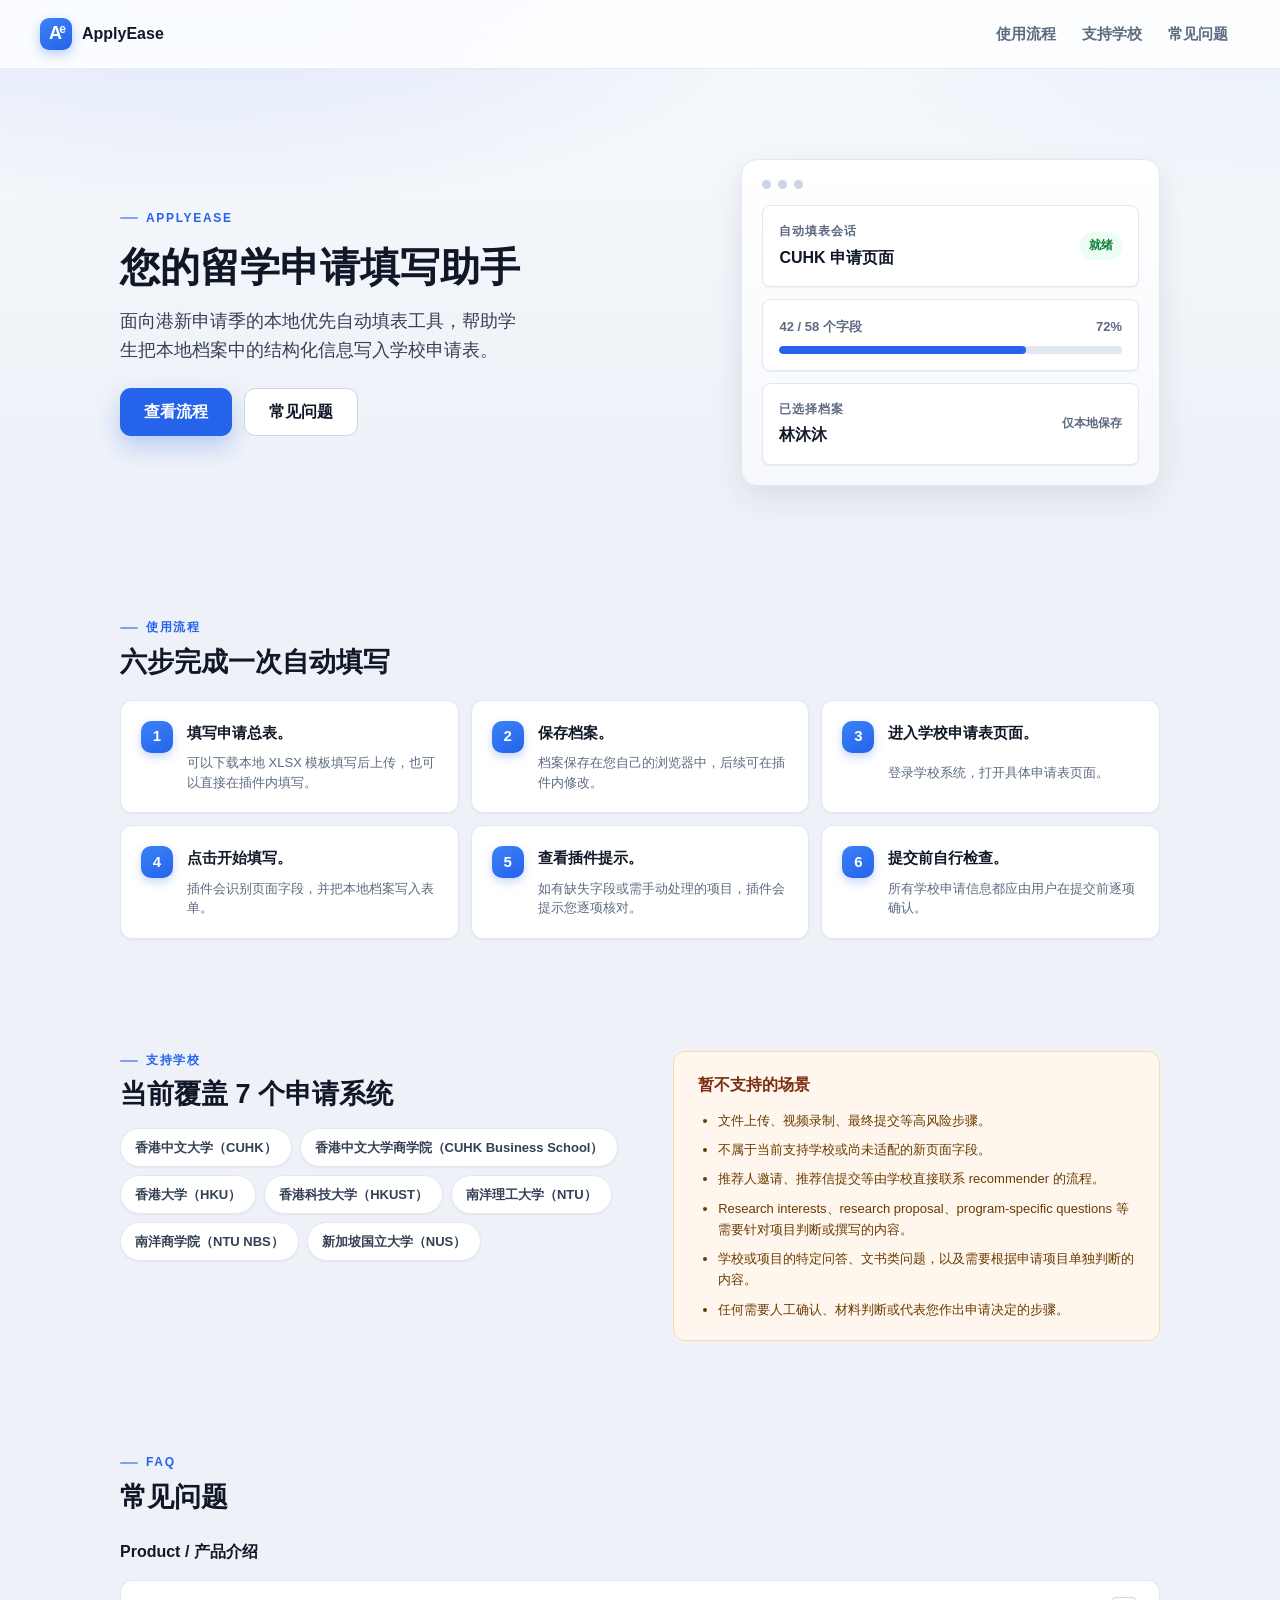
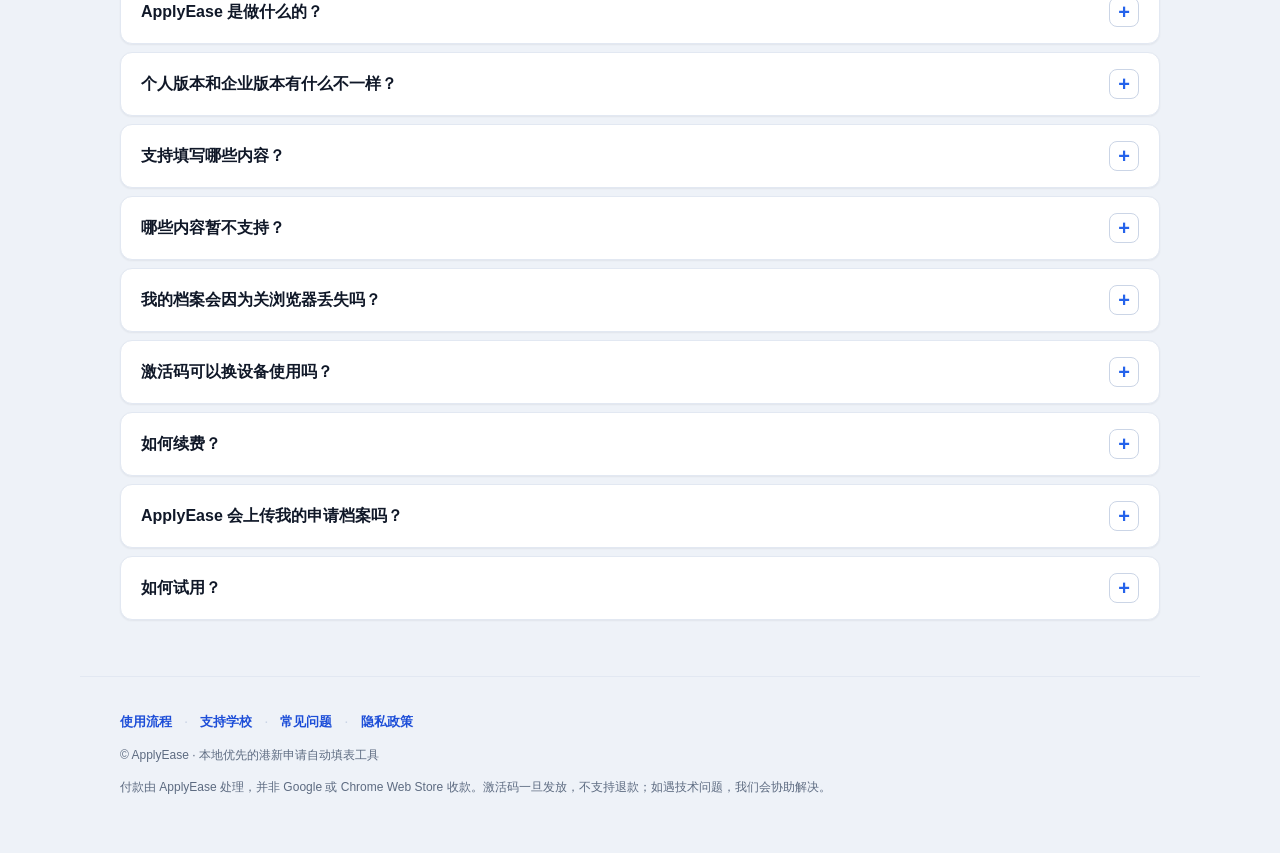
<file: index.html>
<!doctype html>
<html lang="zh-CN">
  <head>
    <meta charset="utf-8" />
    <meta name="viewport" content="width=device-width, initial-scale=1" />
    <title>ApplyEase 留学申请填写助手</title>
    <link rel="icon" href="data:image/svg+xml,%3Csvg xmlns='http://www.w3.org/2000/svg' viewBox='0 0 32 32'%3E%3Crect width='32' height='32' rx='7' fill='%232563eb'/%3E%3Cpath d='M9 22 15 8h3l6 14h-3l-1.2-3H13.2L12 22H9Zm5.2-5.7h4.6L16.5 11l-2.3 5.3Z' fill='white'/%3E%3C/svg%3E" />
    <link rel="stylesheet" href="checkout.css" />
  </head>
  <body>
    <header class="topbar">
      <a class="brand" href="#top" aria-label="ApplyEase home">
        <span class="brand-mark" aria-hidden="true">
          <span class="brand-a">A</span>
          <span class="brand-e">e</span>
        </span>
        <span class="brand-name">ApplyEase</span>
      </a>
      <nav aria-label="Website sections">
        <a href="#workflow">使用流程</a>
        <a href="#schools">支持学校</a>
        <a href="#faq">常见问题</a>
      </nav>
    </header>

    <main id="top">
      <section class="hero-band">
        <div class="hero-copy">
          <p class="eyebrow">ApplyEase</p>
          <h1>您的留学申请填写助手</h1>
          <p class="hero-subtitle">面向港新申请季的本地优先自动填表工具，帮助学生把本地档案中的结构化信息写入学校申请表。</p>
          <div class="hero-actions" aria-label="Website actions">
            <a class="primary-link" href="#workflow">查看流程</a>
            <a class="secondary-link" href="#faq">常见问题</a>
          </div>
        </div>
        <div class="product-preview" aria-label="ApplyEase product preview">
          <div class="preview-window-bar">
            <span></span>
            <span></span>
            <span></span>
          </div>
          <div class="preview-card">
            <div>
              <p class="preview-kicker">自动填表会话</p>
              <strong>CUHK 申请页面</strong>
            </div>
            <span class="preview-pill">就绪</span>
          </div>
          <div class="preview-progress">
            <div class="preview-progress-meta">
              <span>42 / 58 个字段</span>
              <span>72%</span>
            </div>
            <div class="preview-track"><span></span></div>
          </div>
          <div class="preview-card">
            <div>
              <p class="preview-kicker">已选择档案</p>
              <strong>林沐沐</strong>
            </div>
            <span class="preview-muted">仅本地保存</span>
          </div>
        </div>
      </section>

      <section class="workflow-band" aria-label="使用流程">
        <div id="workflow" class="section-heading">
          <p class="eyebrow">使用流程</p>
          <h2>六步完成一次自动填写</h2>
        </div>
        <ol class="workflow-list">
          <li><strong>填写申请总表。</strong><span>可以下载本地 XLSX 模板填写后上传，也可以直接在插件内填写。</span></li>
          <li><strong>保存档案。</strong><span>档案保存在您自己的浏览器中，后续可在插件内修改。</span></li>
          <li><strong>进入学校申请表页面。</strong><span>登录学校系统，打开具体申请表页面。</span></li>
          <li><strong>点击开始填写。</strong><span>插件会识别页面字段，并把本地档案写入表单。</span></li>
          <li><strong>查看插件提示。</strong><span>如有缺失字段或需手动处理的项目，插件会提示您逐项核对。</span></li>
          <li><strong>提交前自行检查。</strong><span>所有学校申请信息都应由用户在提交前逐项确认。</span></li>
        </ol>
      </section>

      <section class="scope-band" aria-label="支持学校">
        <div>
          <div id="schools" class="section-heading">
            <p class="eyebrow">支持学校</p>
            <h2>当前覆盖 7 个申请系统</h2>
          </div>
          <div class="school-grid" aria-label="Supported schools">
            <span>香港中文大学（CUHK）</span>
            <span>香港中文大学商学院（CUHK Business School）</span>
            <span>香港大学（HKU）</span>
            <span>香港科技大学（HKUST）</span>
            <span>南洋理工大学（NTU）</span>
            <span>南洋商学院（NTU NBS）</span>
            <span>新加坡国立大学（NUS）</span>
          </div>
        </div>
        <div class="unsupported-panel">
          <h3>暂不支持的场景</h3>
          <ul>
            <li>文件上传、视频录制、最终提交等高风险步骤。</li>
            <li>不属于当前支持学校或尚未适配的新页面字段。</li>
            <li>推荐人邀请、推荐信提交等由学校直接联系 recommender 的流程。</li>
            <li>Research interests、research proposal、program-specific questions 等需要针对项目判断或撰写的内容。</li>
            <li>学校或项目的特定问答、文书类问题，以及需要根据申请项目单独判断的内容。</li>
            <li>任何需要人工确认、材料判断或代表您作出申请决定的步骤。</li>
          </ul>
        </div>
      </section>

      <section class="faq-band" aria-label="常见问题">
        <div id="faq" class="section-heading">
          <p class="eyebrow">FAQ</p>
          <h2>常见问题</h2>
        </div>
        <div class="faq-sections">
          <section class="faq-group" aria-labelledby="faq-product-title">
            <h3 id="faq-product-title">Product / 产品介绍</h3>
            <div class="accordion-list">
              <details class="accordion-item">
                <summary>ApplyEase 是做什么的？</summary>
                <p>ApplyEase 是一个 Chrome 扩展，用来把用户本地保存的学生档案信息辅助写入学校申请表。它更适合处理个人信息、联系方式、教育经历、考试成绩、工作经历、奖项、活动和发表经历等结构化字段。</p>
              </details>
              <details class="accordion-item">
                <summary>个人版本和企业版本有什么不一样？</summary>
                <p>个人版本用于管理 1 个学生档案；企业版本支持管理 1-30 个学生档案，并可在不同学生档案之间切换。</p>
              </details>
              <details class="accordion-item">
                <summary>支持填写哪些内容？</summary>
                <p>ApplyEase 支持填写个人信息、联系方式、教育经历、考试成绩、工作/实习经历、奖项、活动、发表/研究经历等结构化字段。</p>
              </details>
              <details class="accordion-item">
                <summary>哪些内容暂不支持？</summary>
                <p>暂不支持文件上传、视频录制、最终提交页、未适配学校页面，以及需要人工判断、创作或改写申请内容的场景。学校表单有时会有改动，提交申请前请您务必细心核对所有字段。</p>
              </details>
              <details class="accordion-item">
                <summary>我的档案会因为关浏览器丢失吗？</summary>
                <p>不会。您的申请档案只保存在您自己的浏览器里，不上传云端，不发送给 AI，完全隐私。</p>
                <p><strong>✓ 不会丢失：</strong>关闭浏览器、重启电脑、关闭插件面板、扩展更新版本 —— 数据全部保留。再次打开扩展，档案自动恢复。</p>
                <p><strong>⚠️ 以下情况会丢失，请提前导出备份：</strong></p>
                <ul>
                  <li>在「我的档案」表单里填了内容但<strong>没点保存</strong>就关闭窗口 —— 未保存的内容会丢</li>
                  <li>在 Chrome 设置里<strong>清除浏览数据</strong>，并选择清除网站或扩展相关数据</li>
                  <li><strong>卸载 ApplyEase 扩展</strong>或删除当前 Chrome 用户资料</li>
                  <li>在 Chrome <strong>无痕（隐私）模式</strong>下使用扩展 —— 关闭无痕窗口即清除</li>
                  <li><strong>换设备 / 重装系统</strong> —— 扩展数据只存本地，不跨设备同步。请提前下载档案备份或 PDF 留底</li>
                </ul>
                <p><strong>建议：</strong>每次重大修改后下载一份档案备份，存到云盘或邮箱里。换设备时上传备份即可恢复。</p>
              </details>
              <details class="accordion-item">
                <summary>激活码可以换设备使用吗？</summary>
                <p>暂不支持。激活码会绑定到首次激活时的浏览器资料/设备。</p>
              </details>
              <details class="accordion-item">
                <summary>如何续费？</summary>
                <p>请联系客服获取新的激活码。续费后，在扩展的激活页面输入新的激活码即可继续使用。</p>
              </details>
              <details class="accordion-item">
                <summary>ApplyEase 会上传我的申请档案吗？</summary>
                <p>不会。申请档案只存在您的本地浏览器中，不会上传云端，不会发给 AI，不会发给服务端。</p>
              </details>
              <details class="accordion-item">
                <summary>如何试用？</summary>
                <p>请联系客服。</p>
              </details>
            </div>
          </section>
        </div>
      </section>

      <footer class="site-footer">
        <p class="footer-links">
          <a href="#workflow">使用流程</a>
          <span aria-hidden="true">·</span>
          <a href="#schools">支持学校</a>
          <span aria-hidden="true">·</span>
          <a href="#faq">常见问题</a>
          <span aria-hidden="true">·</span>
          <a href="privacy.html">隐私政策</a>
        </p>
        <p class="footer-copy">© ApplyEase · 本地优先的港新申请自动填表工具</p>
        <p class="footer-note">付款由 ApplyEase 处理，并非 Google 或 Chrome Web Store 收款。激活码一旦发放，不支持退款；如遇技术问题，我们会协助解决。</p>
      </footer>
    </main>
  </body>
</html>
</file>
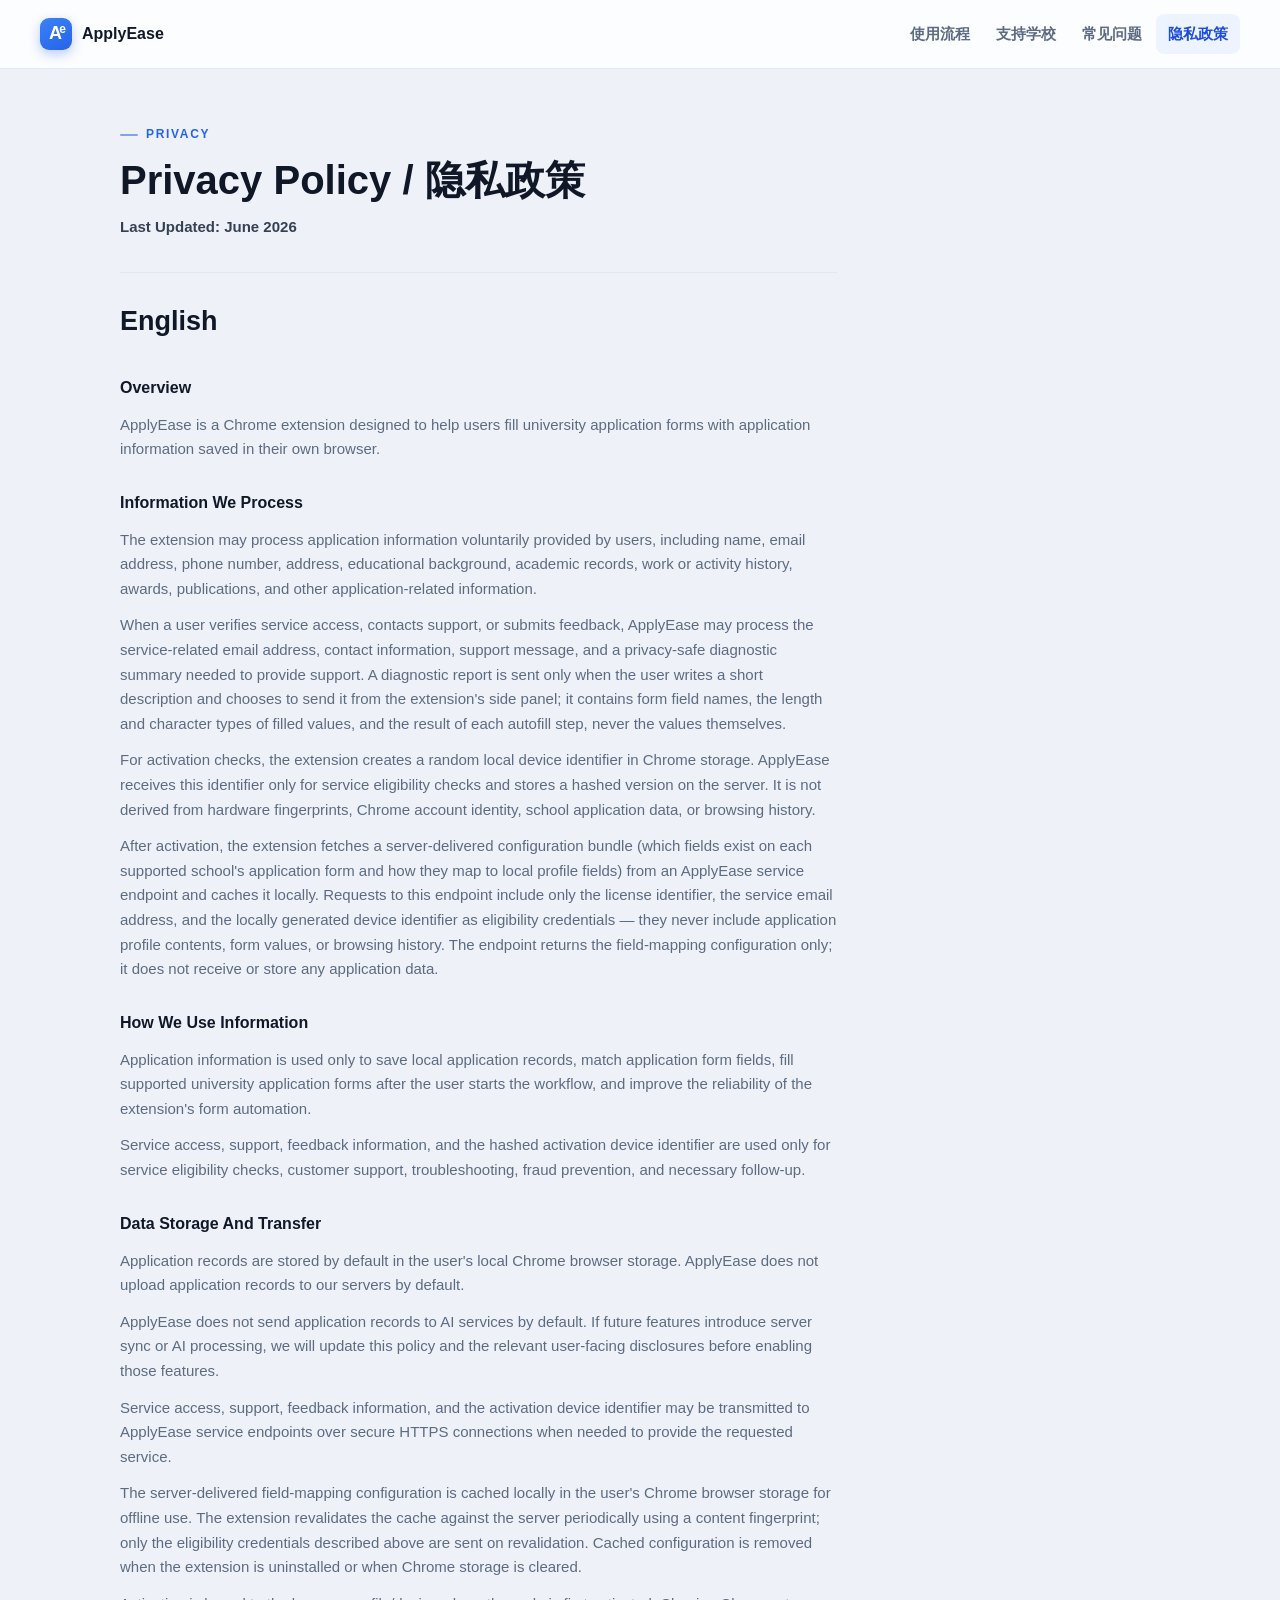
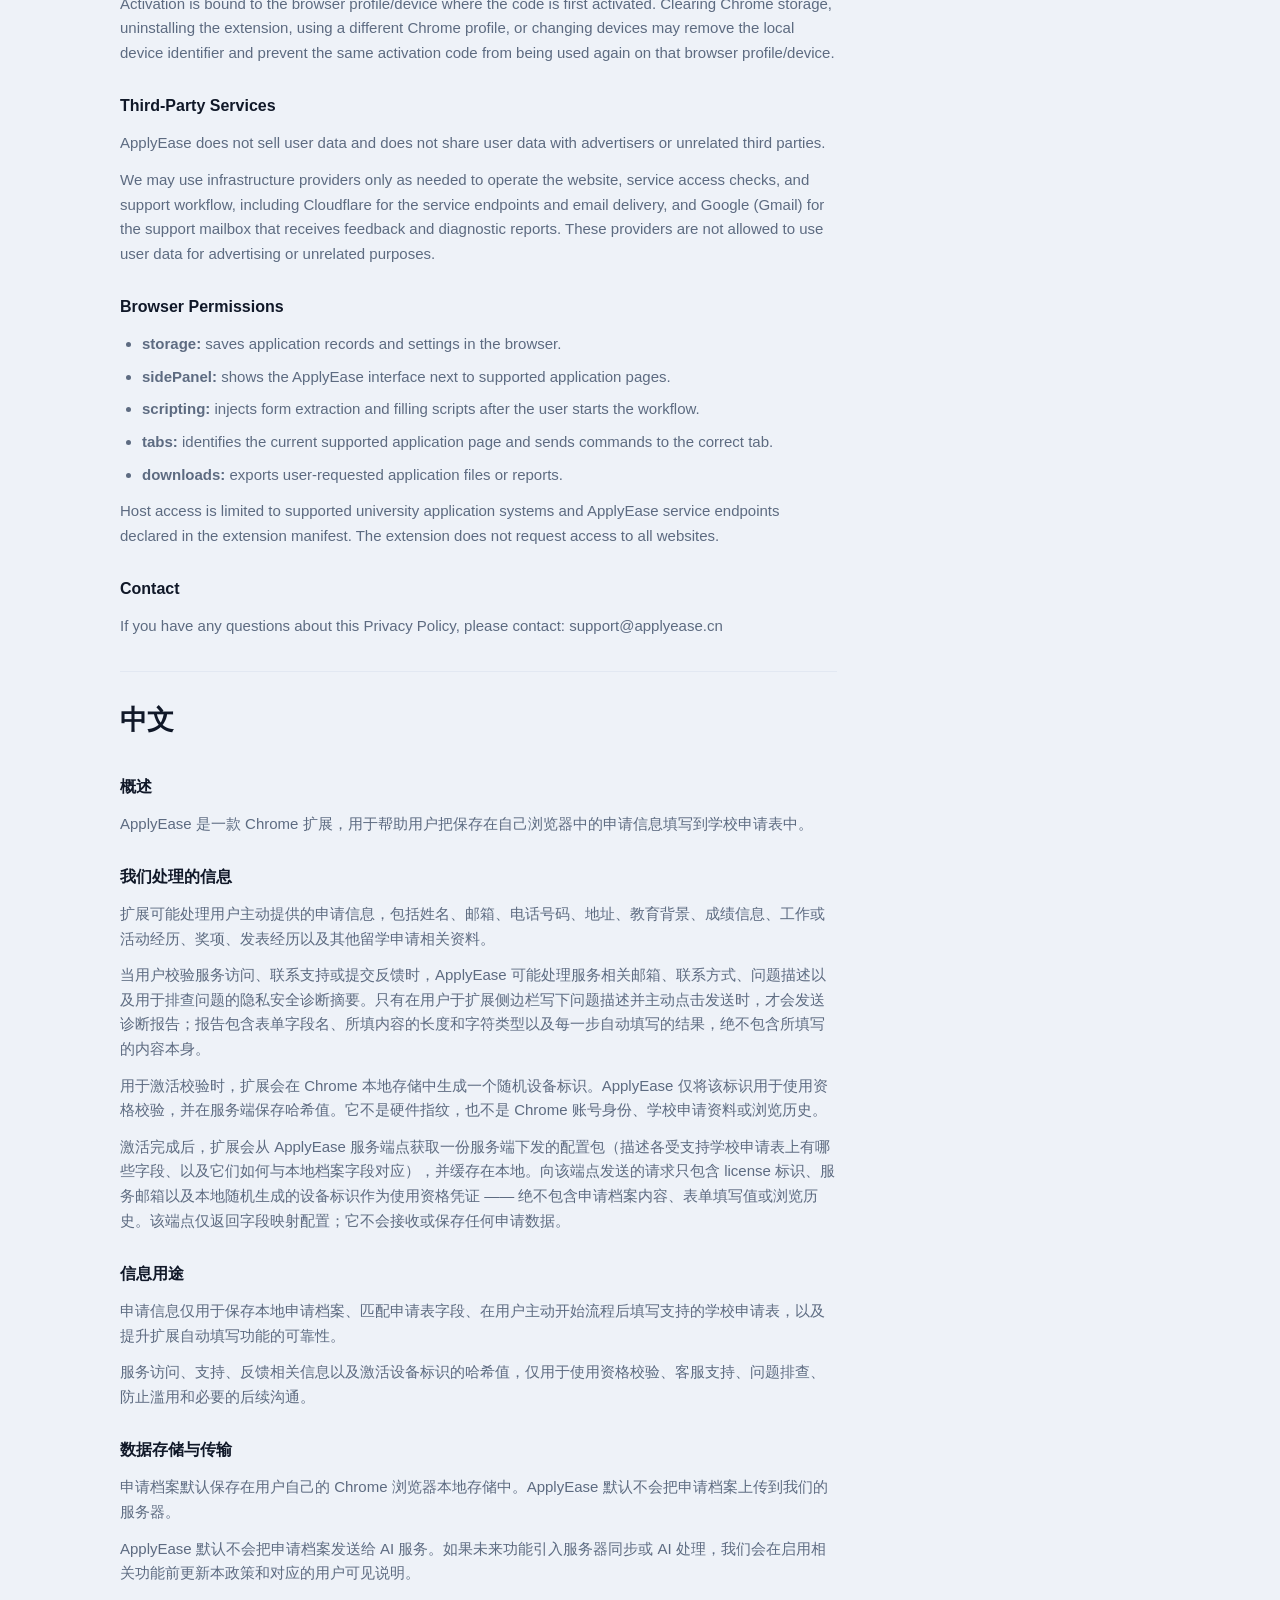
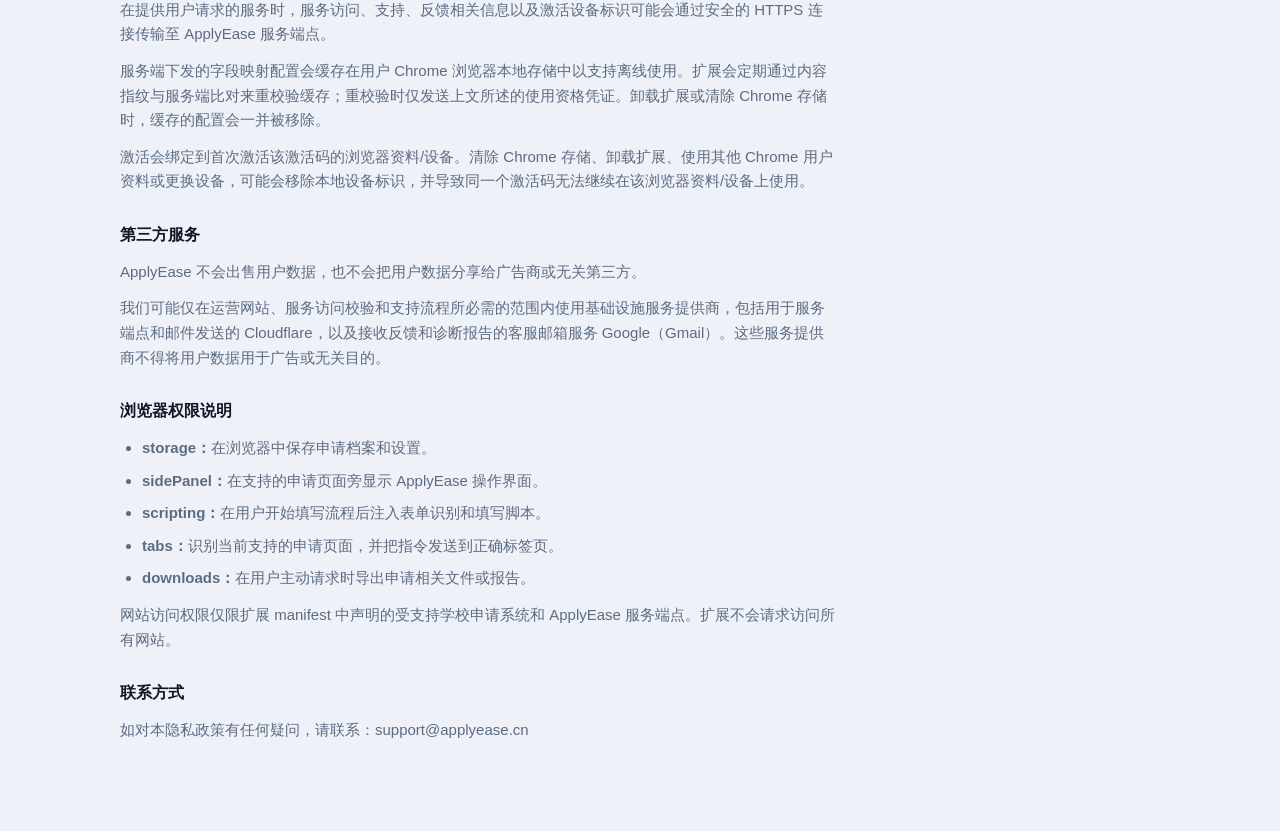
<file: privacy.html>
<!doctype html>
<html lang="zh-CN">
  <head>
    <meta charset="utf-8" />
    <meta name="viewport" content="width=device-width, initial-scale=1" />
    <title>ApplyEase Privacy Policy / 隐私政策</title>
    <link rel="icon" href="data:image/svg+xml,%3Csvg xmlns='http://www.w3.org/2000/svg' viewBox='0 0 32 32'%3E%3Crect width='32' height='32' rx='7' fill='%232563eb'/%3E%3Cpath d='M9 22 15 8h3l6 14h-3l-1.2-3H13.2L12 22H9Zm5.2-5.7h4.6L16.5 11l-2.3 5.3Z' fill='white'/%3E%3C/svg%3E" />
    <link rel="stylesheet" href="checkout.css" />
  </head>
  <body>
    <header class="topbar">
      <a class="brand" href="/" aria-label="ApplyEase home">
        <span class="brand-mark" aria-hidden="true">
          <span class="brand-a">A</span>
          <span class="brand-e">e</span>
        </span>
        <span class="brand-name">ApplyEase</span>
      </a>
      <nav aria-label="Website sections">
        <a href="/#workflow">使用流程</a>
        <a href="/#schools">支持学校</a>
        <a href="/#faq">常见问题</a>
        <a href="privacy.html" aria-current="page">隐私政策</a>
      </nav>
    </header>

    <main id="top" class="policy-page">
      <section class="policy-hero">
        <p class="eyebrow">Privacy</p>
        <h1>Privacy Policy / 隐私政策</h1>
        <p class="policy-updated">Last Updated: June 2026</p>
      </section>

      <section class="policy-section" lang="en" aria-labelledby="privacy-en-title">
        <h2 id="privacy-en-title">English</h2>

        <h3>Overview</h3>
        <p>ApplyEase is a Chrome extension designed to help users fill university application forms with application information saved in their own browser.</p>

        <h3>Information We Process</h3>
        <p>The extension may process application information voluntarily provided by users, including name, email address, phone number, address, educational background, academic records, work or activity history, awards, publications, and other application-related information.</p>
        <p>When a user verifies service access, contacts support, or submits feedback, ApplyEase may process the service-related email address, contact information, support message, and a privacy-safe diagnostic summary needed to provide support. A diagnostic report is sent only when the user writes a short description and chooses to send it from the extension's side panel; it contains form field names, the length and character types of filled values, and the result of each autofill step, never the values themselves.</p>
        <p>For activation checks, the extension creates a random local device identifier in Chrome storage. ApplyEase receives this identifier only for service eligibility checks and stores a hashed version on the server. It is not derived from hardware fingerprints, Chrome account identity, school application data, or browsing history.</p>
        <p>After activation, the extension fetches a server-delivered configuration bundle (which fields exist on each supported school's application form and how they map to local profile fields) from an ApplyEase service endpoint and caches it locally. Requests to this endpoint include only the license identifier, the service email address, and the locally generated device identifier as eligibility credentials — they never include application profile contents, form values, or browsing history. The endpoint returns the field-mapping configuration only; it does not receive or store any application data.</p>

        <h3>How We Use Information</h3>
        <p>Application information is used only to save local application records, match application form fields, fill supported university application forms after the user starts the workflow, and improve the reliability of the extension's form automation.</p>
        <p>Service access, support, feedback information, and the hashed activation device identifier are used only for service eligibility checks, customer support, troubleshooting, fraud prevention, and necessary follow-up.</p>

        <h3>Data Storage And Transfer</h3>
        <p>Application records are stored by default in the user's local Chrome browser storage. ApplyEase does not upload application records to our servers by default.</p>
        <p>ApplyEase does not send application records to AI services by default. If future features introduce server sync or AI processing, we will update this policy and the relevant user-facing disclosures before enabling those features.</p>
        <p>Service access, support, feedback information, and the activation device identifier may be transmitted to ApplyEase service endpoints over secure HTTPS connections when needed to provide the requested service.</p>
        <p>The server-delivered field-mapping configuration is cached locally in the user's Chrome browser storage for offline use. The extension revalidates the cache against the server periodically using a content fingerprint; only the eligibility credentials described above are sent on revalidation. Cached configuration is removed when the extension is uninstalled or when Chrome storage is cleared.</p>
        <p>Activation is bound to the browser profile/device where the code is first activated. Clearing Chrome storage, uninstalling the extension, using a different Chrome profile, or changing devices may remove the local device identifier and prevent the same activation code from being used again on that browser profile/device.</p>

        <h3>Third-Party Services</h3>
        <p>ApplyEase does not sell user data and does not share user data with advertisers or unrelated third parties.</p>
        <p>We may use infrastructure providers only as needed to operate the website, service access checks, and support workflow, including Cloudflare for the service endpoints and email delivery, and Google (Gmail) for the support mailbox that receives feedback and diagnostic reports. These providers are not allowed to use user data for advertising or unrelated purposes.</p>

        <h3>Browser Permissions</h3>
        <ul>
          <li><strong>storage:</strong> saves application records and settings in the browser.</li>
          <li><strong>sidePanel:</strong> shows the ApplyEase interface next to supported application pages.</li>
          <li><strong>scripting:</strong> injects form extraction and filling scripts after the user starts the workflow.</li>
          <li><strong>tabs:</strong> identifies the current supported application page and sends commands to the correct tab.</li>
          <li><strong>downloads:</strong> exports user-requested application files or reports.</li>
        </ul>
        <p>Host access is limited to supported university application systems and ApplyEase service endpoints declared in the extension manifest. The extension does not request access to all websites.</p>

        <h3>Contact</h3>
        <p>If you have any questions about this Privacy Policy, please contact: support@applyease.cn</p>
      </section>

      <section class="policy-section" aria-labelledby="privacy-zh-title">
        <h2 id="privacy-zh-title">中文</h2>

        <h3>概述</h3>
        <p>ApplyEase 是一款 Chrome 扩展，用于帮助用户把保存在自己浏览器中的申请信息填写到学校申请表中。</p>

        <h3>我们处理的信息</h3>
        <p>扩展可能处理用户主动提供的申请信息，包括姓名、邮箱、电话号码、地址、教育背景、成绩信息、工作或活动经历、奖项、发表经历以及其他留学申请相关资料。</p>
        <p>当用户校验服务访问、联系支持或提交反馈时，ApplyEase 可能处理服务相关邮箱、联系方式、问题描述以及用于排查问题的隐私安全诊断摘要。只有在用户于扩展侧边栏写下问题描述并主动点击发送时，才会发送诊断报告；报告包含表单字段名、所填内容的长度和字符类型以及每一步自动填写的结果，绝不包含所填写的内容本身。</p>
        <p>用于激活校验时，扩展会在 Chrome 本地存储中生成一个随机设备标识。ApplyEase 仅将该标识用于使用资格校验，并在服务端保存哈希值。它不是硬件指纹，也不是 Chrome 账号身份、学校申请资料或浏览历史。</p>
        <p>激活完成后，扩展会从 ApplyEase 服务端点获取一份服务端下发的配置包（描述各受支持学校申请表上有哪些字段、以及它们如何与本地档案字段对应），并缓存在本地。向该端点发送的请求只包含 license 标识、服务邮箱以及本地随机生成的设备标识作为使用资格凭证 —— 绝不包含申请档案内容、表单填写值或浏览历史。该端点仅返回字段映射配置；它不会接收或保存任何申请数据。</p>

        <h3>信息用途</h3>
        <p>申请信息仅用于保存本地申请档案、匹配申请表字段、在用户主动开始流程后填写支持的学校申请表，以及提升扩展自动填写功能的可靠性。</p>
        <p>服务访问、支持、反馈相关信息以及激活设备标识的哈希值，仅用于使用资格校验、客服支持、问题排查、防止滥用和必要的后续沟通。</p>

        <h3>数据存储与传输</h3>
        <p>申请档案默认保存在用户自己的 Chrome 浏览器本地存储中。ApplyEase 默认不会把申请档案上传到我们的服务器。</p>
        <p>ApplyEase 默认不会把申请档案发送给 AI 服务。如果未来功能引入服务器同步或 AI 处理，我们会在启用相关功能前更新本政策和对应的用户可见说明。</p>
        <p>在提供用户请求的服务时，服务访问、支持、反馈相关信息以及激活设备标识可能会通过安全的 HTTPS 连接传输至 ApplyEase 服务端点。</p>
        <p>服务端下发的字段映射配置会缓存在用户 Chrome 浏览器本地存储中以支持离线使用。扩展会定期通过内容指纹与服务端比对来重校验缓存；重校验时仅发送上文所述的使用资格凭证。卸载扩展或清除 Chrome 存储时，缓存的配置会一并被移除。</p>
        <p>激活会绑定到首次激活该激活码的浏览器资料/设备。清除 Chrome 存储、卸载扩展、使用其他 Chrome 用户资料或更换设备，可能会移除本地设备标识，并导致同一个激活码无法继续在该浏览器资料/设备上使用。</p>

        <h3>第三方服务</h3>
        <p>ApplyEase 不会出售用户数据，也不会把用户数据分享给广告商或无关第三方。</p>
        <p>我们可能仅在运营网站、服务访问校验和支持流程所必需的范围内使用基础设施服务提供商，包括用于服务端点和邮件发送的 Cloudflare，以及接收反馈和诊断报告的客服邮箱服务 Google（Gmail）。这些服务提供商不得将用户数据用于广告或无关目的。</p>

        <h3>浏览器权限说明</h3>
        <ul>
          <li><strong>storage：</strong>在浏览器中保存申请档案和设置。</li>
          <li><strong>sidePanel：</strong>在支持的申请页面旁显示 ApplyEase 操作界面。</li>
          <li><strong>scripting：</strong>在用户开始填写流程后注入表单识别和填写脚本。</li>
          <li><strong>tabs：</strong>识别当前支持的申请页面，并把指令发送到正确标签页。</li>
          <li><strong>downloads：</strong>在用户主动请求时导出申请相关文件或报告。</li>
        </ul>
        <p>网站访问权限仅限扩展 manifest 中声明的受支持学校申请系统和 ApplyEase 服务端点。扩展不会请求访问所有网站。</p>

        <h3>联系方式</h3>
        <p>如对本隐私政策有任何疑问，请联系：support@applyease.cn</p>
      </section>
    </main>
  </body>
</html>
</file>
<file: checkout.css>
/* ==========================================================================
   ApplyEase Checkout — design system
   纯静态：仅 CSS + 系统字体栈，无框架、无外部依赖。
   ========================================================================== */
:root {
  color-scheme: light;

  /* 配色：以信任蓝为主色，中性灰打底，暖色用于边界提醒 */
  --bg: #eef2f8;
  --bg-grad-top: #f7f9fc;
  --ink: #101828;
  --ink-soft: #344054;
  --muted: #5d6b81;
  --line: #e2e8f2;
  --line-strong: #cbd5e6;
  --panel: #ffffff;
  --panel-tint: #f6f8fc;

  --primary: #2563eb;
  --primary-dark: #1d4ed8;
  --primary-soft: #eef4ff;
  --primary-ring: rgba(37, 99, 235, 0.2);

  --warn-ink: #7c2d12;
  --warn-soft: #fff7ed;
  --warn-line: #fed7aa;

  /* 字号阶梯 */
  --text-xs: 12px;
  --text-sm: 13px;
  --text-base: 15px;
  --text-md: 16px;
  --text-lg: 18px;
  --text-xl: 22px;
  --text-2xl: 26px;

  /* 间距阶梯（4px 基础） */
  --space-1: 4px;
  --space-2: 8px;
  --space-3: 12px;
  --space-4: 16px;
  --space-5: 20px;
  --space-6: 24px;
  --space-8: 32px;
  --space-10: 40px;
  --space-12: 56px;

  /* 圆角与阴影 */
  --radius-sm: 8px;
  --radius: 12px;
  --radius-lg: 16px;
  --radius-xl: 22px;
  --shadow-sm: 0 1px 2px rgba(16, 24, 40, 0.06);
  --shadow: 0 12px 32px rgba(16, 24, 40, 0.09);
  --shadow-lg: 0 28px 64px rgba(16, 24, 40, 0.16);
  --shadow-primary: 0 10px 24px rgba(37, 99, 235, 0.28);

  --maxw: 1120px;
  --header-h: 88px;
}

* {
  box-sizing: border-box;
}

html {
  scroll-behavior: smooth;
  scroll-padding-top: var(--header-h);
}

body {
  margin: 0;
  background: var(--bg);
  color: var(--ink);
  font-family: -apple-system, BlinkMacSystemFont, "Segoe UI", "PingFang SC",
    "Hiragino Sans GB", "Microsoft YaHei", "Helvetica Neue", Arial, sans-serif;
  font-size: var(--text-base);
  line-height: 1.62;
  -webkit-font-smoothing: antialiased;
  text-rendering: optimizeLegibility;
  position: relative;
}

h1,
h2,
h3,
p,
dl,
ul {
  margin: 0;
}

h1 {
  color: var(--ink);
  font-size: 40px;
  line-height: 1.16;
  letter-spacing: 0;
}

h2 {
  font-size: 27px;
  line-height: 1.25;
  letter-spacing: 0;
  color: var(--ink);
}

h3 {
  font-size: var(--text-lg);
  letter-spacing: 0;
  color: var(--ink);
}

p,
li,
dd {
  color: var(--muted);
  font-size: var(--text-base);
  line-height: 1.64;
}

a {
  color: var(--primary-dark);
}

a:focus-visible,
button:focus-visible,
summary:focus-visible {
  outline: 3px solid var(--primary-ring);
  outline-offset: 3px;
  border-radius: 6px;
}

/* --------------------------------------------------------------------------
   Top bar
   -------------------------------------------------------------------------- */
.topbar {
  position: sticky;
  top: 0;
  z-index: 30;
  display: flex;
  align-items: center;
  gap: var(--space-5);
  padding: 14px clamp(18px, 5vw, 40px);
  border-bottom: 1px solid rgba(226, 232, 242, 0.9);
  background: rgba(255, 255, 255, 0.82);
  backdrop-filter: saturate(170%) blur(16px);
  -webkit-backdrop-filter: saturate(170%) blur(16px);
}

.brand {
  display: inline-flex;
  align-items: center;
  gap: 10px;
  color: var(--ink);
  font-weight: 850;
  text-decoration: none;
}

.brand-mark {
  position: relative;
  display: block;
  width: 32px;
  height: 32px;
  border-radius: 9px;
  background: linear-gradient(150deg, #3b82f6, #2563eb);
  color: #ffffff;
  box-shadow: 0 4px 12px rgba(37, 99, 235, 0.32);
}

.brand-a {
  position: absolute;
  left: 9px;
  top: 6px;
  font-size: 18px;
  font-weight: 900;
  line-height: 1;
}

.brand-e {
  position: absolute;
  right: 6px;
  top: 5px;
  font-size: 12px;
  font-weight: 900;
  line-height: 1;
}

.brand-name {
  font-size: var(--text-md);
  font-weight: 850;
  letter-spacing: 0;
}

.topbar nav {
  display: flex;
  align-items: center;
  gap: 2px;
  margin-left: auto;
}

.topbar nav a {
  padding: 8px 12px;
  border-radius: 8px;
  color: var(--muted);
  font-size: var(--text-base);
  font-weight: 650;
  text-decoration: none;
  transition: color 0.15s ease, background 0.15s ease;
}

.topbar nav a:hover {
  color: var(--ink);
  background: var(--panel-tint);
}

.topbar nav a[aria-current="page"] {
  color: var(--primary-dark);
  background: var(--primary-soft);
}

/* --------------------------------------------------------------------------
   Layout band rhythm — 每个 section 居中、统一最大宽度
   -------------------------------------------------------------------------- */
main {
  display: block;
}

section[id],
div[id] {
  scroll-margin-top: var(--space-3);
}

.section-heading[id] {
  scroll-margin-top: var(--space-3);
}

.workflow-band,
.scope-band,
.faq-band,
.contact-band {
  max-width: var(--maxw);
  margin-inline: auto;
  padding: var(--space-12) clamp(18px, 5vw, 40px);
}

.section-heading {
  display: grid;
  gap: var(--space-2);
  margin-bottom: var(--space-6);
  max-width: 64ch;
}

.eyebrow {
  display: inline-flex;
  align-items: center;
  gap: 8px;
  color: var(--primary);
  font-size: var(--text-xs);
  font-weight: 850;
  letter-spacing: 0.14em;
  text-transform: uppercase;
}

.eyebrow::before {
  content: "";
  width: 18px;
  height: 2px;
  border-radius: 2px;
  background: currentColor;
  opacity: 0.55;
}

/* --------------------------------------------------------------------------
   Hero
   -------------------------------------------------------------------------- */
.hero-band {
  display: grid;
  grid-template-columns: minmax(0, 1.1fr) minmax(300px, 0.82fr);
  gap: clamp(28px, 5vw, 60px);
  align-items: center;
  max-width: var(--maxw);
  margin-inline: auto;
  padding: clamp(52px, 7vw, 92px) clamp(18px, 5vw, 40px) clamp(44px, 6vw, 76px);
}

.hero-band::before {
  content: "";
  position: absolute;
  inset: 0 0 auto 0;
  height: 560px;
  z-index: -1;
  background:
    radial-gradient(1100px 440px at 16% -10%, rgba(37, 99, 235, 0.14), transparent 60%),
    radial-gradient(760px 320px at 100% 0%, rgba(59, 130, 246, 0.08), transparent 65%),
    linear-gradient(180deg, var(--bg-grad-top) 0%, var(--bg) 80%);
}

.hero-copy {
  display: grid;
  align-content: center;
  gap: var(--space-4);
}

.hero-subtitle {
  color: var(--ink-soft);
  font-size: 18px;
  line-height: 1.6;
  max-width: 40ch;
}

.hero-actions {
  display: flex;
  flex-wrap: wrap;
  gap: var(--space-3);
  padding-top: var(--space-2);
}

.primary-link,
.secondary-link {
  display: inline-grid;
  place-items: center;
  min-height: 48px;
  padding: 0 24px;
  border-radius: 11px;
  font-size: var(--text-md);
  font-weight: 800;
  text-decoration: none;
  transition: background 0.15s ease, transform 0.1s ease, box-shadow 0.15s ease,
    border-color 0.15s ease, color 0.15s ease;
}

.primary-link {
  background: var(--primary);
  color: #ffffff;
  box-shadow: var(--shadow-primary);
}

.primary-link:hover {
  background: var(--primary-dark);
  box-shadow: 0 14px 30px rgba(37, 99, 235, 0.34);
}

.primary-link:active,
.secondary-link:active {
  transform: translateY(1px);
}

.secondary-link {
  border: 1px solid var(--line-strong);
  background: #ffffff;
  color: var(--ink);
}

.secondary-link:hover {
  border-color: var(--primary);
  color: var(--primary-dark);
}

.product-preview {
  display: grid;
  gap: var(--space-3);
  padding: var(--space-5);
  border: 1px solid var(--line);
  border-radius: var(--radius-lg);
  background:
    linear-gradient(180deg, rgba(255, 255, 255, 0.96), rgba(246, 248, 252, 0.96)),
    var(--panel);
  box-shadow: var(--shadow);
}

.preview-window-bar {
  display: flex;
  gap: 7px;
  margin-bottom: var(--space-1);
}

.preview-window-bar span {
  width: 9px;
  height: 9px;
  border-radius: 999px;
  background: var(--line-strong);
}

.preview-card,
.preview-progress {
  border: 1px solid var(--line);
  border-radius: var(--radius-sm);
  background: #ffffff;
  box-shadow: var(--shadow-sm);
}

.preview-card {
  display: flex;
  align-items: center;
  justify-content: space-between;
  gap: var(--space-4);
  padding: var(--space-4);
}

.preview-kicker {
  margin-bottom: 3px;
  color: var(--muted);
  font-size: var(--text-xs);
  font-weight: 750;
  letter-spacing: 0.08em;
  text-transform: uppercase;
}

.preview-card strong {
  color: var(--ink);
  font-size: var(--text-md);
  font-weight: 800;
}

.preview-pill,
.preview-muted {
  white-space: nowrap;
  font-size: var(--text-xs);
  font-weight: 800;
}

.preview-pill {
  padding: 4px 9px;
  border-radius: 999px;
  background: #ecfdf3;
  color: #16803c;
}

.preview-muted {
  color: var(--muted);
}

.preview-progress {
  display: grid;
  gap: var(--space-2);
  padding: var(--space-4);
}

.preview-progress-meta {
  display: flex;
  justify-content: space-between;
  color: var(--muted);
  font-size: var(--text-sm);
  font-weight: 700;
}

.preview-track {
  height: 8px;
  overflow: hidden;
  border-radius: 999px;
  background: var(--line);
}

.preview-track span {
  display: block;
  width: 72%;
  height: 100%;
  border-radius: inherit;
  background: var(--primary);
}

.hero-disclaimer {
  margin-top: var(--space-5);
  padding: var(--space-4) var(--space-5);
  background: var(--warn-soft);
  border: 1px solid var(--warn-line);
  border-left: 4px solid #e6a23c;
  border-radius: var(--radius-sm);
  color: #6b3a00;
  font-size: var(--text-sm);
  line-height: 1.55;
}

.hero-disclaimer strong {
  color: #5a2d00;
}

/* workflow */
.workflow-band .section-heading {
  margin-bottom: var(--space-5);
}

.workflow-list {
  display: grid;
  grid-template-columns: repeat(3, minmax(0, 1fr));
  gap: var(--space-3);
  padding: 0;
  margin: 0;
  list-style: none;
  counter-reset: workflow;
}

.workflow-list li {
  position: relative;
  display: grid;
  gap: var(--space-2);
  padding: var(--space-5) var(--space-5) var(--space-5) 66px;
  border: 1px solid var(--line);
  border-radius: var(--radius);
  background: var(--panel);
  box-shadow: var(--shadow-sm);
  counter-increment: workflow;
}

.workflow-list li::before {
  content: counter(workflow);
  position: absolute;
  top: var(--space-5);
  left: var(--space-5);
  display: grid;
  width: 32px;
  height: 32px;
  place-items: center;
  border-radius: 10px;
  background: linear-gradient(150deg, #3b82f6, #2563eb);
  color: #ffffff;
  font-size: var(--text-base);
  font-weight: 900;
  box-shadow: 0 4px 10px rgba(37, 99, 235, 0.26);
}

.workflow-list strong {
  color: var(--ink);
  font-size: var(--text-base);
  font-weight: 800;
}

.workflow-list span {
  color: var(--muted);
  font-size: var(--text-sm);
  line-height: 1.5;
}

/* scope */
.scope-band {
  display: grid;
  grid-template-columns: minmax(280px, 1fr) minmax(280px, 0.92fr);
  gap: var(--space-6);
  align-items: start;
}

.scope-band > div:first-child .section-heading {
  margin-bottom: var(--space-4);
}

.school-grid {
  display: flex;
  flex-wrap: wrap;
  gap: var(--space-2);
}

.school-grid span {
  padding: 8px 14px;
  border: 1px solid var(--line);
  border-radius: 999px;
  background: var(--panel);
  color: var(--ink-soft);
  font-size: var(--text-sm);
  font-weight: 700;
  box-shadow: var(--shadow-sm);
  transition: border-color 0.15s ease, color 0.15s ease;
}

.school-grid span:hover {
  border-color: var(--primary);
  color: var(--primary-dark);
}

.unsupported-panel {
  padding: var(--space-5) var(--space-6);
  border: 1px solid var(--warn-line);
  border-radius: var(--radius);
  background: var(--warn-soft);
}

.unsupported-panel h3 {
  margin-bottom: var(--space-3);
  color: var(--warn-ink);
  font-size: var(--text-md);
}

.unsupported-panel ul {
  display: grid;
  gap: var(--space-2);
  padding-left: 20px;
  margin: 0;
}

.unsupported-panel li {
  color: #6b3a00;
  font-size: var(--text-sm);
}

/* --------------------------------------------------------------------------
   FAQ
   -------------------------------------------------------------------------- */
.faq-band {
  background: transparent;
}

.faq-sections {
  display: grid;
  gap: var(--space-6);
}

.faq-group {
  display: grid;
  gap: var(--space-3);
}

.faq-group h3 {
  padding-bottom: var(--space-1);
  color: var(--ink);
  font-size: var(--text-md);
}

.accordion-list {
  display: grid;
  gap: var(--space-2);
}

.accordion-item {
  border: 1px solid var(--line);
  border-radius: var(--radius);
  background: var(--panel);
  box-shadow: var(--shadow-sm);
  overflow: hidden;
  transition: border-color 0.15s ease, box-shadow 0.15s ease;
}

.accordion-item[open] {
  border-color: var(--line-strong);
  box-shadow: var(--shadow);
}

.accordion-item summary {
  display: flex;
  align-items: center;
  justify-content: space-between;
  gap: var(--space-3);
  min-height: 54px;
  padding: var(--space-4) var(--space-5);
  color: var(--ink);
  font-size: var(--text-md);
  font-weight: 750;
  cursor: pointer;
  list-style: none;
  transition: background 0.12s ease;
}

.accordion-item summary:hover {
  background: var(--panel-tint);
}

.accordion-item summary::-webkit-details-marker {
  display: none;
}

.accordion-item summary::after {
  content: "+";
  display: grid;
  width: 28px;
  height: 28px;
  flex: 0 0 auto;
  place-items: center;
  border: 1px solid var(--line-strong);
  border-radius: 8px;
  color: var(--primary);
  font-size: 20px;
  line-height: 1;
  transition: transform 0.18s ease, background 0.15s ease, color 0.15s ease;
}

.accordion-item[open] summary {
  border-bottom: 1px solid var(--line);
  background: var(--panel-tint);
}

.accordion-item[open] summary::after {
  content: "−";
  background: var(--primary);
  color: #ffffff;
  border-color: var(--primary);
}

.accordion-item p {
  padding: 0 var(--space-5) var(--space-4);
  color: var(--muted);
  font-size: var(--text-base);
}

.accordion-item p:first-of-type {
  padding-top: var(--space-4);
}

/* --------------------------------------------------------------------------
   Contact
   -------------------------------------------------------------------------- */
.contact-list {
  display: grid;
  grid-template-columns: repeat(2, minmax(0, 1fr));
  gap: var(--space-4);
}

.contact-list article {
  display: grid;
  gap: var(--space-2);
  padding: var(--space-6);
  border: 1px solid var(--line);
  border-radius: var(--radius-lg);
  background: var(--panel);
  box-shadow: var(--shadow-sm);
  transition: transform 0.15s ease, box-shadow 0.15s ease;
}

.contact-list article:hover {
  transform: translateY(-2px);
  box-shadow: var(--shadow);
}

.contact-icon {
  display: grid;
  place-items: center;
  width: 46px;
  height: 46px;
  border-radius: 13px;
  background: var(--primary-soft);
  font-size: 21px;
}

.contact-list h3 {
  font-size: var(--text-md);
}

.contact-list p {
  color: var(--ink);
  font-size: var(--text-base);
  font-weight: 700;
}

/* --------------------------------------------------------------------------
   Policy page
   -------------------------------------------------------------------------- */
.policy-page {
  max-width: var(--maxw);
  margin-inline: auto;
  padding: var(--space-12) clamp(18px, 5vw, 40px);
}

.policy-hero {
  display: grid;
  gap: var(--space-3);
  max-width: 76ch;
  margin-bottom: var(--space-8);
}

.policy-updated {
  color: var(--ink-soft);
  font-size: var(--text-base);
  font-weight: 700;
}

.policy-section {
  display: grid;
  gap: var(--space-3);
  max-width: 86ch;
  padding-block: var(--space-8);
  border-top: 1px solid var(--line);
}

.policy-section h2 {
  margin-bottom: var(--space-2);
}

.policy-section h3 {
  margin-top: var(--space-4);
  font-size: var(--text-md);
}

.policy-section ul {
  display: grid;
  gap: var(--space-2);
  padding-left: 22px;
}

.policy-section li {
  color: var(--muted);
}

/* --------------------------------------------------------------------------
   Footer
   -------------------------------------------------------------------------- */
.site-footer {
  max-width: var(--maxw);
  margin: 0 auto;
  padding: var(--space-8) clamp(18px, 5vw, 40px) var(--space-12);
  border-top: 1px solid var(--line);
  display: grid;
  gap: var(--space-3);
}

.footer-links {
  display: flex;
  flex-wrap: wrap;
  align-items: center;
  gap: var(--space-2) var(--space-3);
}

.footer-links a {
  color: var(--primary-dark);
  font-size: var(--text-sm);
  font-weight: 700;
  text-decoration: none;
}

.footer-links a:hover {
  text-decoration: underline;
  text-underline-offset: 3px;
}

.footer-links span {
  color: var(--line-strong);
}

.footer-copy {
  font-size: var(--text-xs);
  color: var(--muted);
}

.footer-note {
  max-width: 760px;
  color: var(--muted);
  font-size: var(--text-xs);
  line-height: 1.6;
}

/* --------------------------------------------------------------------------
   Responsive
   -------------------------------------------------------------------------- */
@media (max-width: 960px) {
  .hero-band {
    grid-template-columns: 1fr;
    gap: var(--space-6);
  }

  .workflow-list {
    grid-template-columns: repeat(2, minmax(0, 1fr));
  }

  .scope-band {
    grid-template-columns: 1fr;
  }
}

@media (max-width: 720px) {
  h1 { font-size: 32px; }
  h2 { font-size: 23px; }
  .hero-subtitle { font-size: 16px; }

  .topbar {
    flex-wrap: wrap;
    gap: var(--space-2) var(--space-3);
    padding: 12px clamp(16px, 5vw, 24px);
  }

  .topbar nav {
    order: 3;
    width: 100%;
    margin-left: 0;
    flex-wrap: wrap;
    gap: 4px;
  }

  .topbar nav a {
    white-space: nowrap;
  }

  .preview-card {
    align-items: flex-start;
    flex-direction: column;
    gap: var(--space-2);
  }

  .workflow-band,
  .scope-band,
  .faq-band,
  .contact-band {
    padding-block: clamp(36px, 8vw, 48px);
  }

  .workflow-list {
    grid-template-columns: 1fr;
  }

  .contact-list {
    grid-template-columns: 1fr;
  }

  .hero-actions .primary-link,
  .hero-actions .secondary-link {
    flex: 1 1 auto;
  }

}

@media (prefers-reduced-motion: reduce) {
  * {
    scroll-behavior: auto !important;
    transition: none !important;
  }
}
</file>
